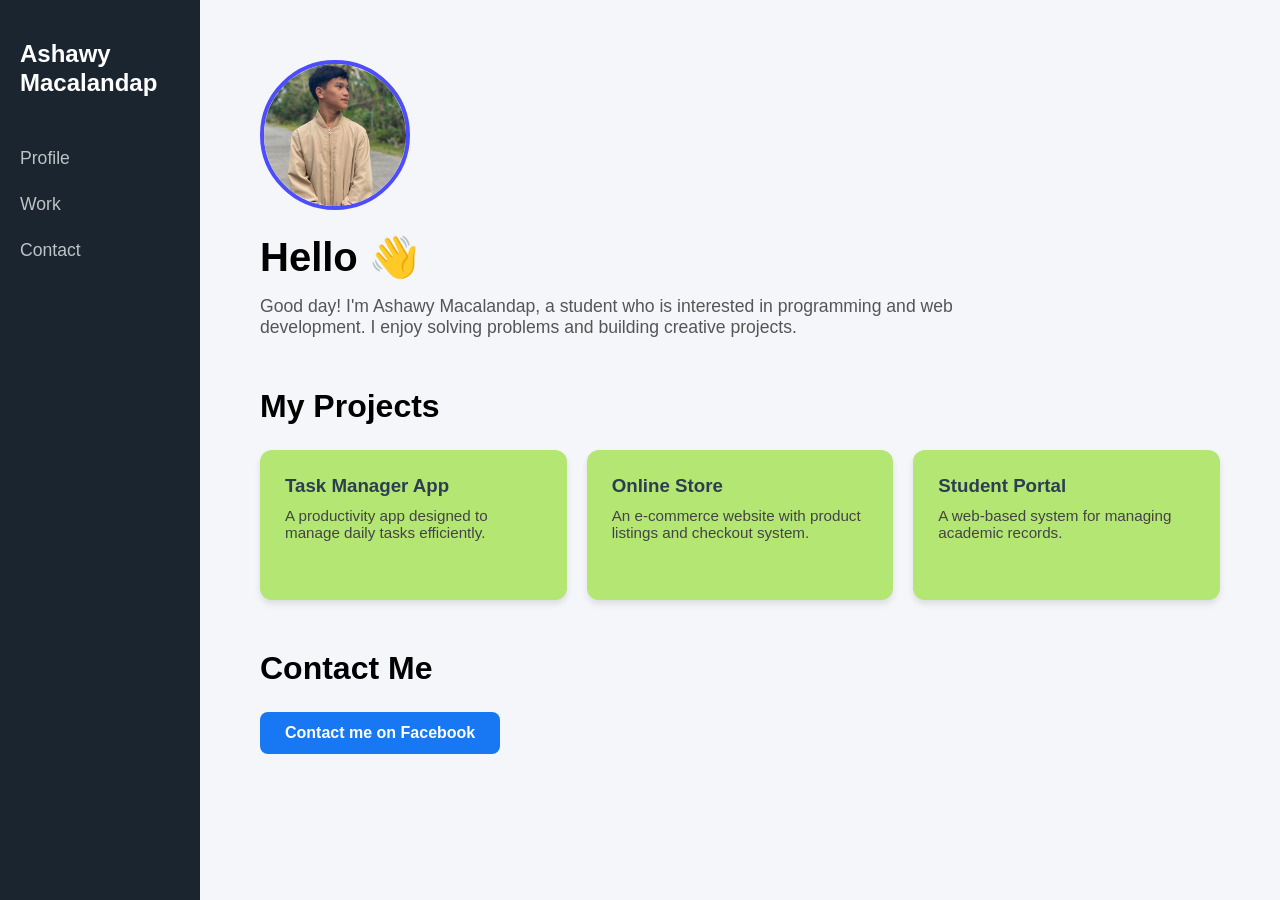
<file: index.html>
<!DOCTYPE html>
<html lang="en">
<head>
    <meta charset="UTF-8">
    <meta name="viewport" content="width=device-width, initial-scale=1.0">
    <title>Ashawy Portfolio</title>
    <link rel="stylesheet" href="portpolio.css">
</head>
<body>

    <div class="sidebar">
        <h1 class="name">Ashawy<br>Macalandap</h1>
        <ul class="nav-links">
            <li><a href="#profile">Profile</a></li>
            <li><a href="#projects">Work</a></li>
            <li><a href="#contact">Contact</a></li>
        </ul>
    </div>

    <div class="main-content">
        
        <section id="profile">
            <div class="profile-pic-container">
                <img src="kkk.jpg" alt="Ashawy Macalandap" class="profile-img">
            </div>
            <h2 class="greeting">Hello 👋</h2>
            <p class="intro-text">
                Good day! I'm Ashawy Macalandap, a student who is interested in programming and web development. 
                I enjoy solving problems and building creative projects.
            </p>
        </section>

        <section id="projects">
            <h2 class="section-title">My Projects</h2>
            <div class="project-grid">
                <div class="card">
                    <h3>Task Manager App</h3>
                    <p>A productivity app designed to manage daily tasks efficiently.</p>
                </div>
                <div class="card">
                    <h3>Online Store</h3>
                    <p>An e-commerce website with product listings and checkout system.</p>
                </div>
                <div class="card">
                    <h3>Student Portal</h3>
                    <p>A web-based system for managing academic records.</p>
                </div>
            </div>
        </section>

        <section id="contact">
            <h2 class="section-title">Contact Me</h2>
            <div class="contact-container">
                <a href="https://www.facebook.com/share/1Wic73F57s/" target="_blank" class="contact-btn fb">
                    Contact me on Facebook
                </a>
                <div class="contact-buttons">
                   
                    </a>
                </div>
                
              
            </div>
        </section>

    </div>

</body>
</html>
</file>
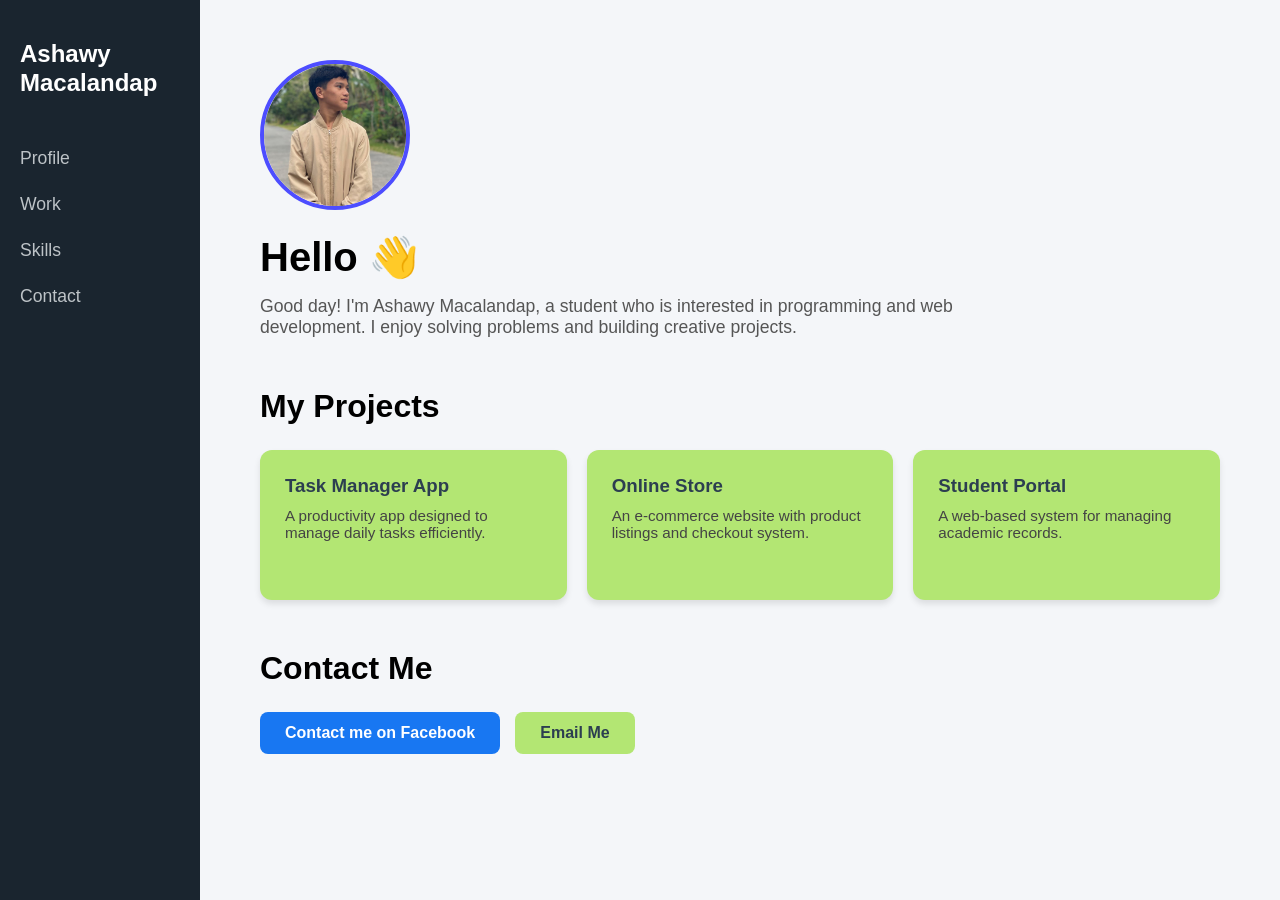
<file: porpolio.html>
<!DOCTYPE html>
<html lang="en">
<head>
    <meta charset="UTF-8">
    <meta name="viewport" content="width=device-width, initial-scale=1.0">
    <title>Ashawy Portfolio</title>
    <link rel="stylesheet" href="portpolio.css">
</head>
<body>

    <div class="sidebar">
        <h1 class="name">Ashawy<br>Macalandap</h1>
        <ul class="nav-links">
            <li><a href="#profile">Profile</a></li>
            <li><a href="#projects">Work</a></li>
            <li><a href="#skills">Skills</a></li>
            <li><a href="#contact">Contact</a></li>
        </ul>
    </div>

    <div class="main-content">
        
        <section id="profile">
            <div class="profile-pic-container">
                <img src="kkk.jpg" alt="Ashawy Macalandap" class="profile-img">
            </div>
            <h2 class="greeting">Hello 👋</h2>
            <p class="intro-text">
                Good day! I'm Ashawy Macalandap, a student who is interested in programming and web development. 
                I enjoy solving problems and building creative projects.
            </p>
        </section>

        <section id="projects">
            <h2 class="section-title">My Projects</h2>
            <div class="project-grid">
                <div class="card">
                    <h3>Task Manager App</h3>
                    <p>A productivity app designed to manage daily tasks efficiently.</p>
                </div>
                <div class="card">
                    <h3>Online Store</h3>
                    <p>An e-commerce website with product listings and checkout system.</p>
                </div>
                <div class="card">
                    <h3>Student Portal</h3>
                    <p>A web-based system for managing academic records.</p>
                </div>
            </div>
        </section>

        <section id="contact">
            <h2 class="section-title">Contact Me</h2>
            <div class="contact-container">
                <a href="https://www.facebook.com/share/1Wic73F57s/" target="_blank" class="contact-btn fb">
                    Contact me on Facebook
                </a>
                <a href="mailto:macalndapashawy0@gmail.com" class="contact-btn email">
                    Email Me
                </a>
            </div>
        </section>

    </div>

</body>
</html>
</file>
<file: portpolio.css>
* {
  margin: 0;
  padding: 0;
  box-sizing: border-box;
  font-family: 'Segoe UI', Tahoma, Geneva, Verdana, sans-serif;
}

body {
  display: flex;
  background-color: #f4f6f9;
}

/* Sidebar Styling */
.sidebar {
  width: 200px;
  height: 100vh;
  background-color: #1a252f;
  color: white;
  padding: 40px 20px;
  position: fixed;
}

.sidebar .name {
  font-size: 1.5rem;
  margin-bottom: 50px;
  line-height: 1.2;
}

.sidebar .nav-links {
  list-style: none;
}

.sidebar .nav-links li {
  margin-bottom: 25px;
}

.sidebar .nav-links a {
  color: #bdc3c7;
  text-decoration: none;
  font-size: 1.1rem;
}

.sidebar .nav-links a:hover {
  color: white;
}

/* Main Content Styling */
.main-content {
  margin-left: 200px;
  padding: 60px;
  width: 100%;
}

/* Profile Image */
.profile-img {
  width: 150px;
  height: 150px;
  border-radius: 50%;
  border: 4px solid #4d4dff;
  object-fit: cover;
  margin-bottom: 20px;
}

.greeting {
  font-size: 2.5rem;
  margin-bottom: 15px;
}

.intro-text {
  max-width: 700px;
  font-size: 1.1rem;
  color: #555;
  margin-bottom: 50px;
}

/* Projects Grid */
.section-title {
  font-size: 2rem;
  margin-bottom: 25px;
}

.project-grid {
  display: flex;
  gap: 20px;
  margin-bottom: 50px;
}

.card {
  background-color: #b3e673; /* Greenish color from your image */
  padding: 25px;
  border-radius: 12px;
  flex: 1;
  min-height: 150px;
  box-shadow: 0 4px 6px rgba(0,0,0,0.1);
}

.card h3 {
  color: #2c3e50;
  margin-bottom: 10px;
}

.card p {
  font-size: 0.95rem;
  color: #444;
}

/* Contact Buttons Section */
.contact-container {
  display: flex;
  gap: 15px;
}

.contact-btn {
  text-decoration: none;
  padding: 12px 25px;
  border-radius: 8px;
  font-weight: bold;
  color: white;
  transition: 0.3s;
}

.fb {
  background-color: #1877F2; /* Facebook Blue */
}

.email {
  background-color: #b3e673; /* Same color as cards */
  color: #2c3e50;
}

.contact-btn:hover {
  transform: translateY(-3px);
  box-shadow: 0 5px 15px rgba(0,0,0,0.2);
}
</file>
